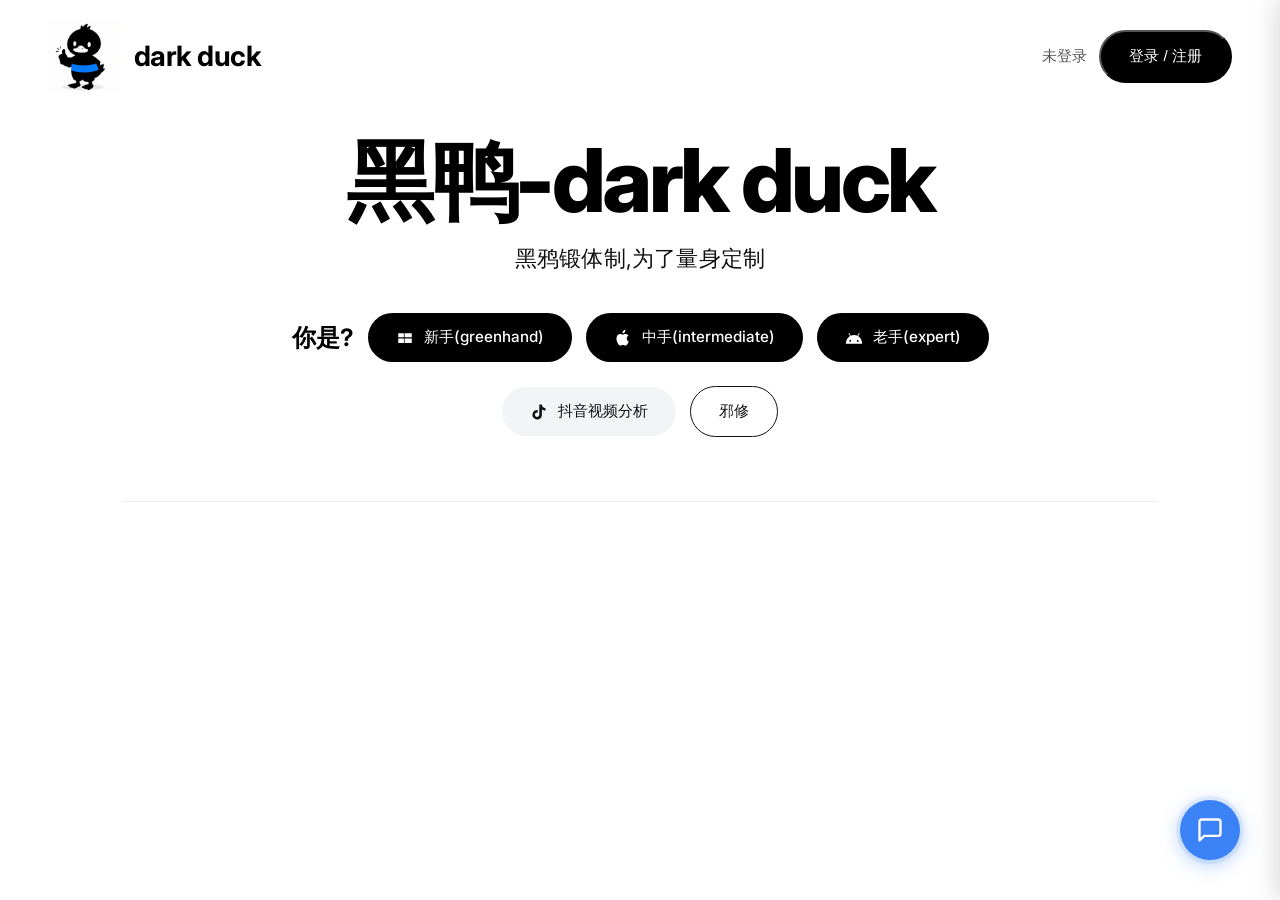
<file: index.html>
<!DOCTYPE html>
<html lang="zh-CN">
<head>
  <meta charset="UTF-8" />
  <meta name="viewport" content="width=device-width, initial-scale=1.0" />
  <title>黑鸭-dark duck</title>
  <link rel="preconnect" href="https://fonts.googleapis.com" />
  <link rel="preconnect" href="https://fonts.gstatic.com" crossorigin />
  <link href="https://fonts.googleapis.com/css2?family=Inter:wght@400;500;600;700;800&display=swap" rel="stylesheet" />
  <link rel="stylesheet" href="styles.css" />
</head>
<body>
  <header class="site-header">
    <a href="#" class="site-brand" aria-label="dark duck 首页">
      <img src="assets/12.jpg" alt="" class="site-mascot-img" width="832" height="830" />
      <span class="logo">dark duck</span>
    </a>
    <div class="auth-actions">
      <span id="auth-status">未登录</span>
      <button id="auth-open-btn" class="btn btn-primary">登录 / 注册</button>
      <button id="auth-logout-btn" class="btn btn-secondary" style="display:none">退出</button>
    </div>
  </header>

  <main>
    <section class="hero">
      <h1 class="hero-title">黑鸭-dark duck</h1>
      <p class="hero-subtitle">黑鸦锻体制,为了量身定制</p>

      <div class="cta-row">
        <div>
        <h2>你是?</h2>
        </div>
        <a href="green_hand.html" class="btn btn-primary" >
          <svg class="btn-icon" viewBox="0 0 24 24" aria-hidden="true"><path fill="currentColor" d="M3 5.5L10.5 5.5 10.5 11 3 11 3 5.5 3 5.5ZM10.5 12.5L3 12.5 3 18.5 10.5 18.5 10.5 12.5 10.5 12.5ZM11.5 5.5L21 5.5 21 11 11.5 11 11.5 5.5 11.5 5.5ZM21 12.5L11.5 12.5 11.5 18.5 21 18.5 21 12.5 21 12.5Z"/></svg>
          新手(greenhand)
        </a>
        <a href="green_hand.html" class="btn btn-primary">
          <svg class="btn-icon" viewBox="0 0 24 24" aria-hidden="true"><path fill="currentColor" d="M17.05 12.65c-.03-2.58 2.1-3.82 2.2-3.89-1.2-1.75-3.07-1.99-3.73-2.02-1.59-.16-3.1.94-3.9.94-.8 0-2.03-.92-3.34-.89-1.72.03-3.3 1-4.18 2.54-1.78 3.09-.46 7.66 1.28 10.17.85 1.23 1.86 2.61 3.19 2.56 1.28-.05 1.76-.83 3.3-.83 1.54 0 1.97.83 3.31.8 1.37-.02 2.24-1.25 3.08-2.49.97-1.42 1.37-2.8 1.39-2.87-.03-.01-2.67-1.02-2.7-4.06zM14.3 4.2c.7-.85 1.17-2.03 1.04-3.2-1 .04-2.21.67-2.93 1.51-.65.75-1.22 1.95-1.07 3.1 1.13.09 2.28-.57 2.96-1.41z"/></svg>
          中手(intermediate)
        </a>
        <a href="green_hand.html" class="btn btn-primary">
          <svg class="btn-icon" viewBox="0 0 24 24" aria-hidden="true"><path fill="currentColor" d="M17.6 9.48l1.84-3.18c.16-.27.07-.62-.2-.78-.27-.16-.62-.07-.78.2l-1.84 3.18c-2.86-1.21-6.08-1.21-8.94 0L5.84 5.72c-.16-.27-.51-.36-.78-.2-.27.16-.36.51-.2.78L6.7 9.48C3.34 11.8 1.2 15.58 1 19.78h22c-.2-4.2-2.34-7.98-5.4-10.3zM7 17.25c-.69 0-1.25-.56-1.25-1.25s.56-1.25 1.25-1.25 1.25.56 1.25 1.25-.56 1.25-1.25 1.25zm10 0c-.69 0-1.25-.56-1.25-1.25s.56-1.25 1.25-1.25 1.25.56 1.25 1.25-.56 1.25-1.25 1.25z"/></svg>
          老手(expert)
        </a>
      </div>

      <div class="cta-row" style="margin-top: 24px">
        <a href="douyin.html" class="btn btn-secondary">
          <svg class="btn-icon" viewBox="0 0 24 24" aria-hidden="true"><path fill="currentColor" d="M19.59 6.69a4.83 4.83 0 0 1-3.77-4.25V2h-3.45v13.67a2.89 2.89 0 0 1-5.2 1.74 2.89 2.89 0 0 1 2.31-4.64 2.93 2.93 0 0 1 .88.13V9.4a6.84 6.84 0 0 0-1-.05A6.33 6.33 0 0 0 5 20.1a6.34 6.34 0 0 0 10.86-4.43v-7a8.16 8.16 0 0 0 4.77 1.52v-3.4a4.85 4.85 0 0 1-1-.1z"/></svg>
          抖音视频分析
        </a>
        <button type="button" class="btn btn-xiexiu" id="xiexiu-open-btn">邪修</button>
      </div>
    </section>

    <section class="workspace-showcase" aria-label="健身场景展示">
      <div class="workspace-grid">
        <div class="workspace-video-card">
          <video class="workspace-video" src="videos/1.mp4" autoplay loop muted playsinline preload="auto" aria-label="健身动作演示 1"></video>
        </div>
        <div class="workspace-video-card">
          <video class="workspace-video" src="videos/2.mp4" autoplay loop muted playsinline preload="auto" aria-label="健身动作演示 2"></video>
        </div>
        <div class="workspace-video-card">
          <video class="workspace-video" src="videos/3.mp4" autoplay loop muted playsinline preload="auto" aria-label="健身动作演示 3"></video>
        </div>
        <div class="workspace-video-card">
          <video class="workspace-video" src="videos/4.mp4" autoplay loop muted playsinline preload="auto" aria-label="健身动作演示 4"></video>
        </div>
        <div class="workspace-video-card">
          <video class="workspace-video" src="videos/5.mp4" autoplay loop muted playsinline preload="auto" aria-label="健身动作演示 5"></video>
        </div>
        <div class="workspace-video-card">
          <video class="workspace-video" src="videos/6.mp4" autoplay loop muted playsinline preload="auto" aria-label="健身动作演示 6"></video>
        </div>
      </div>
    </section>
  </main>

  <div class="auth-modal" id="auth-modal" aria-hidden="true">
    <div class="auth-card" role="dialog" aria-modal="true" aria-labelledby="auth-title">
      <button type="button" class="auth-close" id="auth-close-btn" aria-label="关闭">×</button>
      <div class="auth-tabs">
        <button type="button" class="auth-tab active" id="auth-tab-login">登录</button>
        <button type="button" class="auth-tab" id="auth-tab-register">注册</button>
      </div>
      <div class="auth-body">
        <div class="auth-message" id="auth-message"></div>
        <form id="login-form" class="auth-form active">
          <label>用户名</label>
          <input type="text" id="login-username" required placeholder="请输入用户名" />
          <label>密码</label>
          <input type="password" id="login-password" required placeholder="请输入密码" />
          <button type="submit" class="btn btn-primary">登录</button>
        </form>
        <form id="register-form" class="auth-form">
          <label>昵称</label>
          <input type="text" id="register-username" required placeholder="请输入昵称" />
          <label>身高</label>
          <input type="number" id="register-height" required placeholder="请输入身高" />
          <label>体重</label>
          <input type="number" id="register-weight" required placeholder="请输入体重" />
          <label>密码</label>
          <input type="password" id="register-password" required placeholder="请输入密码" />
          <button type="submit" class="btn btn-primary">注册</button>
        </form>
      </div>
    </div>
  </div>

  <div class="xiexiu-overlay" id="xiexiu-overlay" aria-hidden="true">
    <div class="xiexiu-screen" role="dialog" aria-modal="true" aria-label="邪修">
      <img
        id="xiexiu-quote-img"
        src="assets/xiexiu-quote.jpg"
        alt="我自己想的在做一件很慢很久的事"
        class="xiexiu-quote-img"
      />
      <div class="xiexiu-actions" id="xiexiu-actions" hidden>
        <button type="button" class="btn btn-secondary" id="xiexiu-back-btn">返回主界面</button>
        <button type="button" class="btn btn-primary" id="xiexiu-continue-btn">执意邪修</button>
      </div>
      <div class="xiexiu-risk" id="xiexiu-risk" hidden>
        <div class="xiexiu-risk-card">
          <h2 class="xiexiu-risk-title">风险提示</h2>
          <div class="xiexiu-risk-body">
            <p class="xiexiu-risk-lead">在继续「邪修」训练前，请仔细阅读以下说明：</p>
            <ul class="xiexiu-risk-list">
              <li>本路径中的训练建议依据运动生理学、力量训练与恢复相关研究整理，<strong>符合主流科学依据</strong>，有助于提高训练刺激与肌肉适应效率。</li>
              <li>在严格执行的前提下，<strong>可能在较短时间内感受到肌肉力量与围度的提升</strong>。</li>
              <li>但邪修方案往往强度与密度较高，<strong>不建议长期持续执行</strong>，否则可能增加过度训练、关节劳损与恢复不足等风险。</li>
              <li>如有基础疾病、旧伤或感到明显不适，请先咨询医生或专业教练，并优先选择常规训练路径。</li>
            </ul>
            <p class="xiexiu-risk-note">请根据自身情况理性跟练，量力而行。</p>
          </div>
          <div class="xiexiu-risk-actions">
            <button type="button" class="btn btn-secondary" id="xiexiu-risk-back-btn">返回</button>
            <button type="button" class="btn btn-primary" id="xiexiu-risk-confirm-btn">我已知晓，继续邪修</button>
          </div>
        </div>
      </div>
    </div>
  </div>

  <script src="joining.js"></script>
  <script src="xiexiu.js"></script>

  <script src="ai_chat_widget.js"></script>
<script>
  AIChatWidget.init({
    apiKey: '56982804a0c240ec85082e5e8d148d3d.7qUhn1d74wth7GAB',   // 必填
    model: 'glm-4-plus',                // 可选
    temperature: 1,                  // 可选
    systemMessage: '你是一个健身教练,需要对用户的问题作出专业解答但要易于理解。'  // 可选系统提示
  });
</script>
</body>
</html>
</file>
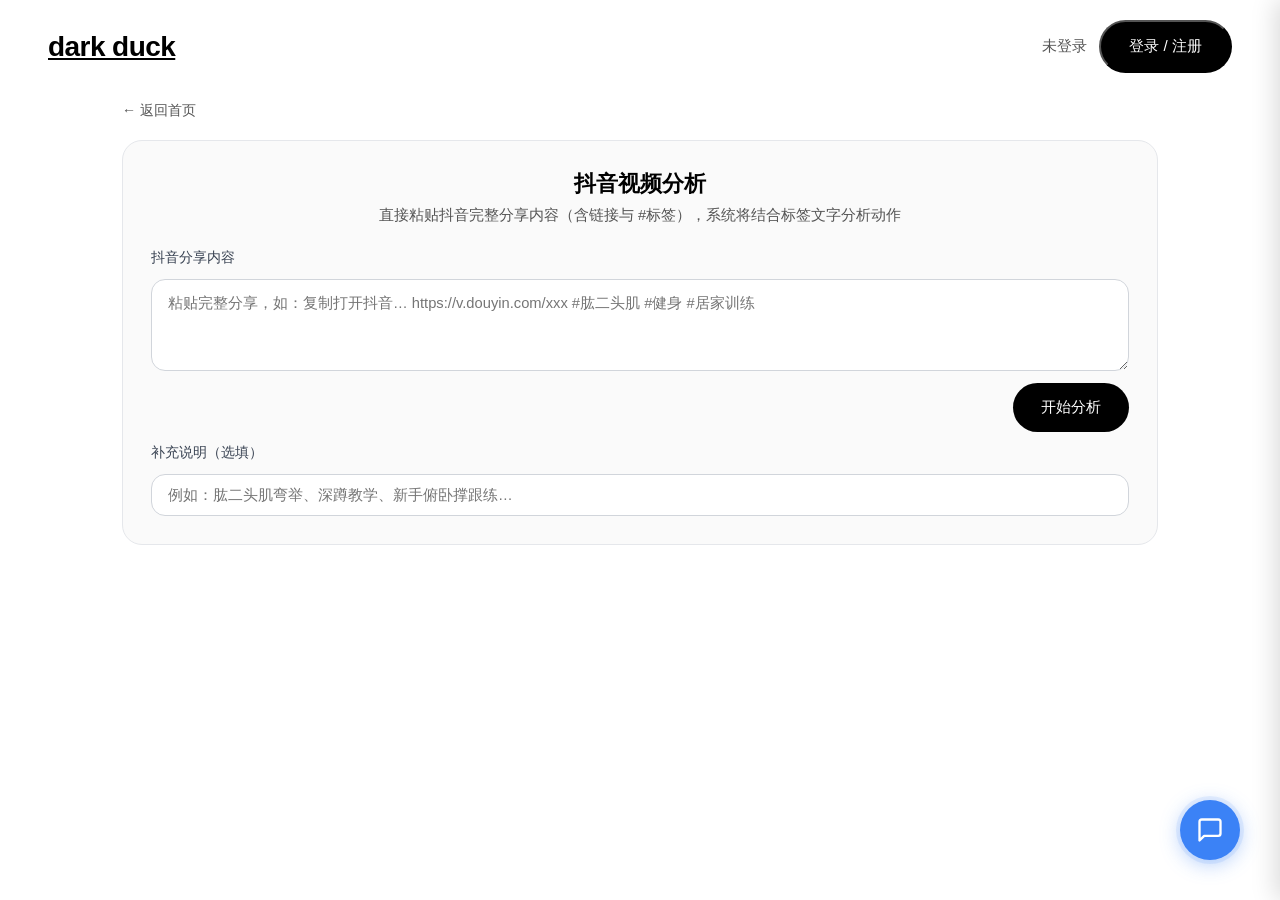
<file: douyin.html>
<!DOCTYPE html>
<html lang="zh-CN">
<head>
  <meta charset="UTF-8" />
  <meta name="viewport" content="width=device-width, initial-scale=1.0" />
  <title>抖音视频分析 · 黑鸭 dark duck</title>
  <link rel="stylesheet" href="styles.css" />
</head>
<body>
  <header class="site-header">
    <a href="index.html" class="logo">dark duck</a>
    <div class="auth-actions">
      <span id="auth-status">未登录</span>
      <button id="auth-open-btn" class="btn btn-primary">登录 / 注册</button>
      <button id="auth-logout-btn" class="btn btn-secondary" style="display:none">退出</button>
    </div>
  </header>

  <main>
    <section class="douyin-section douyin-section--page">
      <a href="index.html" class="page-back">← 返回首页</a>

      <div class="douyin-card">
        <div class="douyin-header">
          <h1 class="douyin-title">抖音视频分析</h1>
          <p class="douyin-desc">直接粘贴抖音完整分享内容（含链接与 #标签），系统将结合标签文字分析动作</p>
        </div>

        <form id="douyin-form" class="douyin-form">
          <label class="douyin-label" for="douyin-url">抖音分享内容</label>
          <textarea
            id="douyin-url"
            class="douyin-input douyin-textarea"
            rows="3"
            placeholder="粘贴完整分享，如：复制打开抖音… https://v.douyin.com/xxx #肱二头肌 #健身 #居家训练"
            required
          ></textarea>
          <div class="douyin-input-row douyin-input-row--end">
            <button type="submit" class="btn btn-primary" id="douyin-analyze-btn">开始分析</button>
          </div>
          <label class="douyin-label" for="douyin-hint">补充说明（选填）</label>
          <input
            type="text"
            id="douyin-hint"
            class="douyin-input"
            placeholder="例如：肱二头肌弯举、深蹲教学、新手俯卧撑跟练…"
          />
          <p id="douyin-status" class="douyin-status" hidden></p>
        </form>

        <div id="douyin-result" class="douyin-result" hidden>
          <div class="douyin-result-head">
            <span class="douyin-result-badge">分析结果</span>
            <h3 id="result-action">—</h3>
            <p id="result-summary" class="douyin-result-summary"></p>
            <p id="result-tags" class="douyin-result-tags" hidden></p>
            <p class="douyin-result-meta">视频 ID：<span id="result-video-id">—</span> · <a id="result-source-link" href="#" target="_blank" rel="noopener">查看原视频链接</a></p>
          </div>
          <div class="douyin-result-grid">
            <div class="douyin-result-block">
              <h4>技术要点</h4>
              <ul id="result-points"></ul>
            </div>
            <div class="douyin-result-block">
              <h4>常见错误</h4>
              <ul id="result-mistakes"></ul>
            </div>
          </div>
          <div class="douyin-result-block douyin-result-block--full">
            <h4>推荐训练方案</h4>
            <p id="result-plan"></p>
          </div>
          <div class="douyin-result-block douyin-result-block--full douyin-result-personal">
            <h4>个性化建议</h4>
            <p id="result-personal"></p>
          </div>
        </div>
      </div>
    </section>
  </main>

  <div class="auth-modal" id="auth-modal" aria-hidden="true">
    <div class="auth-card" role="dialog" aria-modal="true" aria-labelledby="auth-title">
      <button type="button" class="auth-close" id="auth-close-btn" aria-label="关闭">×</button>
      <div class="auth-tabs">
        <button type="button" class="auth-tab active" id="auth-tab-login">登录</button>
        <button type="button" class="auth-tab" id="auth-tab-register">注册</button>
      </div>
      <div class="auth-body">
        <div class="auth-message" id="auth-message"></div>
        <form id="login-form" class="auth-form active">
          <label>用户名</label>
          <input type="text" id="login-username" required placeholder="请输入用户名" />
          <label>密码</label>
          <input type="password" id="login-password" required placeholder="请输入密码" />
          <button type="submit" class="btn btn-primary">登录</button>
        </form>
        <form id="register-form" class="auth-form">
          <label>昵称</label>
          <input type="text" id="register-username" required placeholder="请输入昵称" />
          <label>身高</label>
          <input type="number" id="register-height" required placeholder="请输入身高" />
          <label>体重</label>
          <input type="number" id="register-weight" required placeholder="请输入体重" />
          <label>密码</label>
          <input type="password" id="register-password" required placeholder="请输入密码" />
          <button type="submit" class="btn btn-primary">注册</button>
        </form>
      </div>
    </div>
  </div>

  <script src="joining.js"></script>
  <script>
    window.DOUYIN_AI_API_KEY = '56982804a0c240ec85082e5e8d148d3d.7qUhn1d74wth7GAB';
    window.DOUYIN_AI_MODEL = 'glm-4-plus'; // 可选，默认即 glm-5.1
  </script>
  <script src="douyin_analyzer.js"></script>


  <script src="ai_chat_widget.js"></script>
  <script>
    AIChatWidget.init({
      apiKey: '56982804a0c240ec85082e5e8d148d3d.7qUhn1d74wth7GAB',   // 必填
      model: 'glm-4-plus',                // 可选
      temperature: 1,                  // 可选
      systemMessage: '你是一个健身教练,需要对用户的问题作出专业解答但要易于理解。'  // 可选系统提示
    });
  </script>
</body>
</html>
</file>
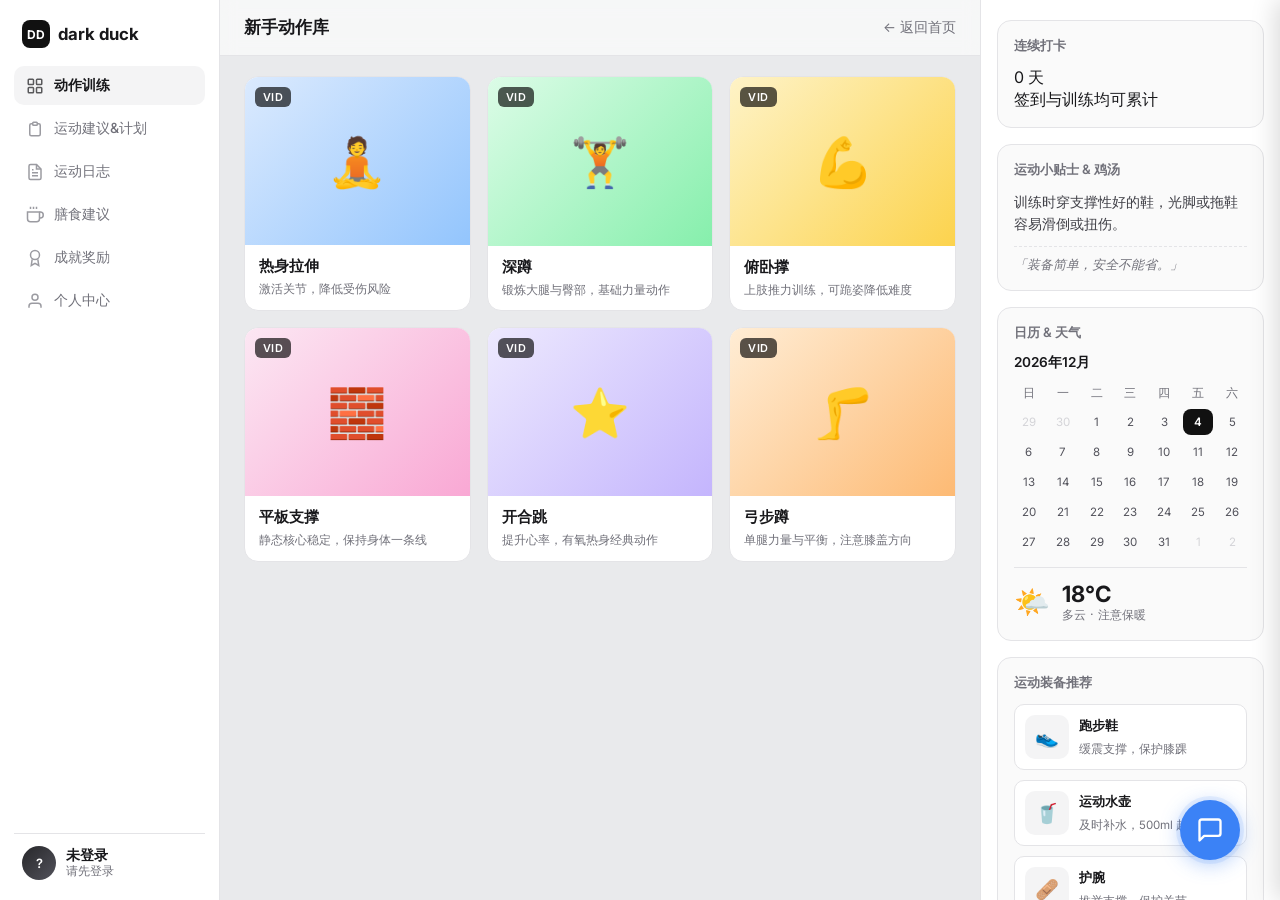
<file: green_hand.html>
<!DOCTYPE html>
<html lang="zh-CN">
<head>
  <meta charset="UTF-8" />
  <meta name="viewport" content="width=device-width, initial-scale=1.0" />
  <title>新手锻体 · 黑鸭 dark duck</title>
  <link rel="preconnect" href="https://fonts.googleapis.com" />
  <link rel="preconnect" href="https://fonts.gstatic.com" crossorigin />
  <link href="https://fonts.googleapis.com/css2?family=Inter:wght@400;500;600;700&display=swap" rel="stylesheet" />
  <link rel="stylesheet" href="green_hand.css" />
  <link rel="stylesheet" href="pose_tracker.css" />
</head>
<body class="gh-body">
  <div class="gh-app">
    <!-- 侧边栏 -->
    <aside class="gh-sidebar">
      <a href="index.html" class="gh-brand">
        <span class="gh-brand-mark">DD</span>
        dark duck
      </a>

      <nav class="gh-nav" aria-label="功能导航">
        <button type="button" class="gh-nav-item active" data-view="exercises">
          <svg class="gh-nav-icon" viewBox="0 0 24 24" fill="none" stroke="currentColor" stroke-width="2"><rect x="3" y="3" width="7" height="7" rx="1"/><rect x="14" y="3" width="7" height="7" rx="1"/><rect x="3" y="14" width="7" height="7" rx="1"/><rect x="14" y="14" width="7" height="7" rx="1"/></svg>
          动作训练
        </button>
        <button type="button" class="gh-nav-item" data-view="plan">
          <svg class="gh-nav-icon" viewBox="0 0 24 24" fill="none" stroke="currentColor" stroke-width="2"><path d="M9 5H7a2 2 0 0 0-2 2v12a2 2 0 0 0 2 2h10a2 2 0 0 0 2-2V7a2 2 0 0 0-2-2h-2"/><rect x="9" y="3" width="6" height="4" rx="1"/></svg>
          运动建议&amp;计划
        </button>
        <button type="button" class="gh-nav-item" data-view="log">
          <svg class="gh-nav-icon" viewBox="0 0 24 24" fill="none" stroke="currentColor" stroke-width="2"><path d="M14 2H6a2 2 0 0 0-2 2v16a2 2 0 0 0 2 2h12a2 2 0 0 0 2-2V8z"/><path d="M14 2v6h6M16 13H8M16 17H8M10 9H8"/></svg>
          运动日志
        </button>
        <button type="button" class="gh-nav-item" data-view="diet">
          <svg class="gh-nav-icon" viewBox="0 0 24 24" fill="none" stroke="currentColor" stroke-width="2"><path d="M18 8h1a4 4 0 0 1 0 8h-1"/><path d="M2 8h16v9a4 4 0 0 1-4 4H6a4 4 0 0 1-4-4V8z"/><line x1="6" y1="1" x2="6" y2="4"/><line x1="10" y1="1" x2="10" y2="4"/><line x1="14" y1="1" x2="14" y2="4"/></svg>
          膳食建议
        </button>
        <button type="button" class="gh-nav-item" data-view="rewards">
          <svg class="gh-nav-icon" viewBox="0 0 24 24" fill="none" stroke="currentColor" stroke-width="2"><circle cx="12" cy="8" r="6"/><path d="M8.21 13.89L7 22l5-3 5 3-1.21-8.11"/></svg>
          成就奖励
        </button>
        <button type="button" class="gh-nav-item" data-view="profile">
          <svg class="gh-nav-icon" viewBox="0 0 24 24" fill="none" stroke="currentColor" stroke-width="2"><path d="M20 21v-2a4 4 0 0 0-4-4H8a4 4 0 0 0-4 4v2"/><circle cx="12" cy="7" r="4"/></svg>
          个人中心
        </button>
      </nav>

      <div class="gh-user">
        <div class="gh-avatar" id="user-avatar">?</div>
        <div>
          <div class="gh-user-name" id="user-name">未登录</div>
          <div class="gh-user-meta" id="user-meta">请先登录</div>
        </div>
      </div>
    </aside>

    <!-- 主内容区 -->
    <div class="gh-center">
      <header class="gh-topbar">
        <h1 id="page-title">新手动作库</h1>
        <a href="index.html" class="gh-back-home">← 返回首页</a>
      </header>

      <main class="gh-main">
        <!-- 动作训练：六个模块 -->
        <section class="gh-panel-view active" data-view="exercises">
          <div class="gh-exercise-grid" id="exercise-grid"></div>
        </section>

        <!-- 运动建议 & 计划 -->
        <section class="gh-panel-view" data-view="plan">
          <div class="gh-content-card">
            <h2>本周新手计划（3 天）</h2>
            <div class="gh-plan-day gh-plan-day--action">
              <div><strong>周一</strong><span>热身 5 分钟 → 深蹲 3×12 → 俯卧撑 3×10 → 拉伸 5 分钟</span></div>
              <button type="button" class="gh-plan-done-btn" data-plan-day="mon">完成今日</button>
            </div>
            <div class="gh-plan-day gh-plan-day--action">
              <div><strong>周三</strong><span>热身 5 分钟 → 弓步蹲 3×10 → 平板支撑 3×30 秒 → 开合跳 3×20</span></div>
              <button type="button" class="gh-plan-done-btn" data-plan-day="wed">完成今日</button>
            </div>
            <div class="gh-plan-day gh-plan-day--action">
              <div><strong>周五</strong><span>复习全部动作，每组减 2 次，注重动作质量</span></div>
              <button type="button" class="gh-plan-done-btn" data-plan-day="fri">完成今日</button>
            </div>
          </div>
          <div class="gh-content-card">
            <h2>运动建议</h2>
            <ul>
              <li>每次训练前完成 5 分钟动态热身，结束后静态拉伸。</li>
              <li>感到关节疼痛而非肌肉酸胀时，应停止并休息。</li>
              <li>保证睡眠 7 小时以上，肌肉在休息时生长。</li>
              <li>循序渐进：每周总训练量增幅不超过 10%。</li>
            </ul>
          </div>
        </section>

        <!-- 运动日志 -->
        <section class="gh-panel-view" data-view="log">
          <div class="gh-content-card">
            <h2>记录今日训练</h2>
            <form class="gh-log-form" id="log-form">
              <select id="log-type">
                <option value="力量">力量训练</option>
                <option value="有氧">有氧训练</option>
                <option value="拉伸">拉伸恢复</option>
              </select>
              <textarea id="log-note" placeholder="例如：完成深蹲 3 组，最后一组有点吃力…" required></textarea>
              <button type="submit" class="gh-btn">保存日志</button>
            </form>
            <div class="gh-log-list" id="log-list"></div>
          </div>
        </section>

        <!-- 膳食建议 -->
        <section class="gh-panel-view" data-view="diet">
          <div class="gh-content-card">
            <h2>新手饮食原则</h2>
            <ul>
              <li>每餐包含优质蛋白（鸡蛋、鸡胸肉、豆腐）+ 复合碳水（燕麦、糙米）+ 蔬菜。</li>
              <li>训练前 1–2 小时少量碳水；训练后 30 分钟内补充蛋白。</li>
              <li>每日饮水 ≥ 2000ml，运动日适当增加。</li>
            </ul>
          </div>
          <div class="gh-content-card">
            <h2>参考一日食谱</h2>
            <div class="gh-plan-day"><strong>早餐</strong><span>燕麦粥 + 水煮蛋 2 个 + 香蕉半根</span></div>
            <div class="gh-plan-day"><strong>午餐</strong><span>糙米饭 + 清炒西兰花 + 鸡胸肉 150g</span></div>
            <div class="gh-plan-day"><strong>晚餐</strong><span>红薯 + 豆腐汤 + 混合沙拉</span></div>
            <div class="gh-plan-day"><strong>加餐</strong><span>希腊酸奶 / 坚果一小把（训练后）</span></div>
          </div>
          <div class="gh-content-card">
            <h2>饮食打卡</h2>
            <p class="gh-diet-checkin-desc">记录今日是否按原则进食，累计打卡可解锁膳食徽章与合成碎片。</p>
            <button type="button" class="gh-btn" id="diet-checkin-btn">今日饮食打卡</button>
            <p class="gh-diet-checkin-status" id="diet-checkin-status"></p>
          </div>
        </section>

        <!-- 成就奖励 -->
        <section class="gh-panel-view" data-view="rewards">
          <div class="gh-reward-summary" id="reward-summary"></div>
          <div class="gh-content-card">
            <div class="gh-reward-head">
              <h2>每日打卡</h2>
              <button type="button" class="gh-btn" id="daily-checkin-btn">今日签到</button>
            </div>
            <p class="gh-reward-hint" id="daily-checkin-status"></p>
          </div>
          <div class="gh-content-card">
            <h2>碎片背包</h2>
            <div class="gh-fragment-grid" id="fragment-grid"></div>
          </div>
          <div class="gh-content-card">
            <h2>徽章图鉴</h2>
            <div class="gh-badge-grid" id="badge-grid"></div>
          </div>
          <div class="gh-content-card">
            <h2>徽章合成</h2>
            <p class="gh-reward-hint">收集碎片后可合成更高阶黑鸭徽章，每种合成徽章仅可获得一次。</p>
            <div class="gh-synth-list" id="synth-list"></div>
          </div>
        </section>

        <!-- 个人中心 -->
        <section class="gh-panel-view" data-view="profile">
          <div class="gh-content-card">
            <h2>身体数据</h2>
            <div class="gh-profile-grid">
              <div class="gh-stat"><span>昵称</span><strong id="profile-name">—</strong></div>
              <div class="gh-stat"><span>BMI 指数</span><strong id="profile-bmi">—</strong></div>
            </div>
            <form class="gh-log-form gh-profile-form" id="profile-form">
              <label for="profile-height-input">身高 (cm)</label>
              <input type="number" id="profile-height-input" min="50" max="250" step="0.1" placeholder="例如 170" required disabled />
              <label for="profile-weight-input">体重 (kg)</label>
              <input type="number" id="profile-weight-input" min="20" max="300" step="0.1" placeholder="例如 65" required disabled />
              <p id="profile-message" class="gh-profile-message" hidden></p>
              <button type="submit" class="gh-btn" id="profile-save-btn" disabled>保存修改</button>
            </form>
            <p class="gh-profile-hint" id="profile-hint">请先在首页登录后再修改身体数据。</p>
          </div>
        </section>
      </main>
    </div>

    <!-- 右侧栏 -->
    <aside class="gh-rail">
      <div class="gh-widget" id="reward-streak-widget">
        <div class="gh-widget-title">连续打卡</div>
        <div class="gh-streak-display">
          <span class="gh-streak-num" id="rail-streak">0</span>
          <span class="gh-streak-unit">天</span>
        </div>
        <p class="gh-streak-meta" id="rail-streak-meta">签到与训练均可累计</p>
      </div>

      <div class="gh-widget">
        <div class="gh-widget-title">运动小贴士 &amp; 鸡汤</div>
        <p class="gh-tip" id="daily-tip"></p>
        <p class="gh-tip-quote" id="daily-quote"></p>
      </div>

      <div class="gh-widget">
        <div class="gh-widget-title">日历 &amp; 天气</div>
        <div class="gh-calendar-header">
          <span id="calendar-month"></span>
        </div>
        <div class="gh-calendar-grid" id="calendar-grid"></div>
        <div class="gh-weather">
          <span class="gh-weather-icon" id="weather-icon">☀️</span>
          <div>
            <div class="gh-weather-temp" id="weather-temp">24°C</div>
            <div class="gh-weather-desc" id="weather-desc">加载中…</div>
          </div>
        </div>
      </div>

      <div class="gh-widget">
        <div class="gh-widget-title">运动装备推荐</div>
        <div class="gh-gear-list" id="gear-list"></div>
      </div>
    </aside>
  </div>

  <!-- 推荐视频卡片 -->
  <div class="gh-modal" id="video-modal" aria-hidden="true" role="dialog" aria-labelledby="modal-title">
    <div class="gh-modal-card">
      <div class="gh-modal-header">
        <h2 id="modal-title">推荐视频</h2>
        <button type="button" class="gh-modal-close" id="modal-close" aria-label="关闭">×</button>
      </div>
      <div class="gh-modal-video">
        <video id="modal-video" title="推荐训练视频" controls playsinline></video>
      </div>
      <div id="modal-pose-root"></div>
      <div class="gh-modal-body">
        <p id="modal-desc"></p>
        <div class="gh-modal-tags" id="modal-tags"></div>
      </div>
    </div>
  </div>

  <script src="pose_tracker.js"></script>
  <script src="rewards.js"></script>
  <script src="green_hand.js"></script>

  <script src="ai_chat_widget.js"></script>
<script>
  AIChatWidget.init({
    apiKey: '56982804a0c240ec85082e5e8d148d3d.7qUhn1d74wth7GAB',   // 必填
    model: 'glm-4-plus',                // 可选
    temperature: 1,                  // 可选
    systemMessage: '你是一个健身教练,需要对用户的问题作出专业解答但要易于理解。'  // 可选系统提示
  });
</script>
</body>
</html>
</file>
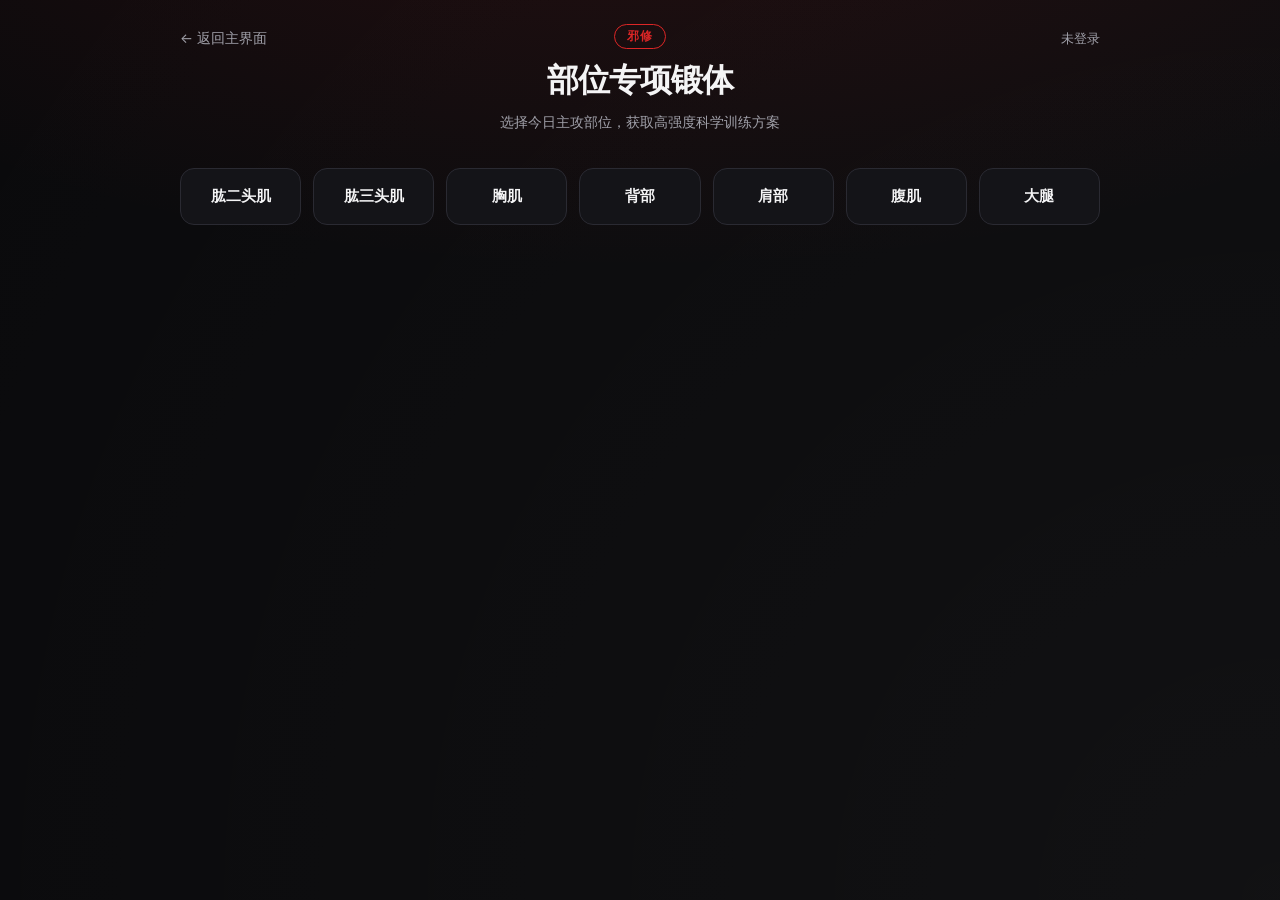
<file: xiexiu.html>
<!DOCTYPE html>
<html lang="zh-CN">
<head>
  <meta charset="UTF-8" />
  <meta name="viewport" content="width=device-width, initial-scale=1.0" />
  <title>邪修锻体 · 黑鸭 dark duck</title>
  <link rel="preconnect" href="https://fonts.googleapis.com" />
  <link rel="preconnect" href="https://fonts.gstatic.com" crossorigin />
  <link href="https://fonts.googleapis.com/css2?family=Inter:wght@400;500;600;700;800&display=swap" rel="stylesheet" />
  <link rel="stylesheet" href="xiexiu_page.css" />
  <link rel="stylesheet" href="pose_tracker.css" />
</head>
<body class="xx-body">
  <div class="xx-app">
    <header class="xx-header">
      <a href="index.html" class="xx-back">← 返回主界面</a>
      <div class="xx-header-center">
        <span class="xx-badge">邪修</span>
        <h1 class="xx-title">部位专项锻体</h1>
        <p class="xx-subtitle">选择今日主攻部位，获取高强度科学训练方案</p>
      </div>
      <div class="xx-user" id="xx-user">未登录</div>
    </header>

    <main class="xx-main">
      <section class="xx-picker" aria-label="选择锻炼部位">
        <div class="xx-part-grid" id="xx-part-grid"></div>
      </section>

      <section class="xx-detail" id="xx-detail" hidden aria-live="polite">
        <div class="xx-detail-head">
          <h2 id="xx-detail-title">—</h2>
          <p id="xx-detail-summary" class="xx-detail-summary"></p>
        </div>
        <div class="xx-media" id="xx-detail-media">
          <div class="xx-video-wrap">
            <video
              id="xx-detail-video"
              class="xx-detail-video"
              controls
              loop
              muted
              playsinline
              preload="metadata"
            ></video>
            <div class="xx-video-placeholder" id="xx-video-placeholder" hidden>
              <span class="xx-placeholder-icon">▶</span>
              <p>暂无本地演示视频</p>
              <span class="xx-placeholder-hint">请通过下方 B 站链接跟练</span>
            </div>
          </div>
          <a id="xx-detail-link" class="xx-bili-link" href="#" target="_blank" rel="noopener noreferrer">
            在 B 站观看教学视频
          </a>
          <div id="xx-pose-root"></div>
        </div>
        <div class="xx-detail-grid">
          <div class="xx-card">
            <h3>邪修训练方案</h3>
            <p id="xx-detail-plan" class="xx-plan"></p>
          </div>
          <div class="xx-card">
            <h3>推荐动作</h3>
            <ul id="xx-detail-moves" class="xx-moves"></ul>
          </div>
          <div class="xx-card xx-card--wide">
            <h3>技术要点</h3>
            <ul id="xx-detail-points" class="xx-points"></ul>
          </div>
          <div class="xx-card xx-card--wide">
            <h3>科学依据</h3>
            <p id="xx-detail-science" class="xx-science"></p>
          </div>
        </div>
        <p class="xx-detail-warn">邪修方案强度较高，单次训练后该部位至少休息 48 小时，不建议长期连续使用。</p>
        <div class="xx-complete-row">
          <button type="button" class="xx-complete-btn" id="xx-complete-btn" hidden>完成本部位邪修</button>
          <span class="xx-complete-done" id="xx-complete-done" hidden>本部位已完成 ✓</span>
        </div>
      </section>
    </main>
  </div>

  <script src="pose_tracker.js"></script>
  <script src="rewards.js"></script>
  <script src="xiexiu_page.js"></script>
</body>
</html>
</file>
<file: styles.css>
*,
*::before,
*::after {
  box-sizing: border-box;
  margin: 0;
  padding: 0;
}

:root {
  --bg: #ffffff;
  --text: #000000;
  --btn-primary: #000000;
  --btn-muted: #c8c8c8;
  --btn-muted-text: #ffffff;
  --max-width: 1100px;
}

html {
  -webkit-font-smoothing: antialiased;
  -moz-osx-font-smoothing: grayscale;
}

body {
  font-family: "Inter", -apple-system, BlinkMacSystemFont, "Segoe UI", Roboto,
    "Helvetica Neue", Arial, sans-serif;
  background: var(--bg);
  color: var(--text);
  min-height: 100vh;
}

.site-header {
  padding: 20px 48px;
  display: flex;
  justify-content: space-between;
  align-items: center;
  gap: 16px;
}

.site-brand {
  display: flex;
  align-items: center;
  gap: 14px;
  flex-shrink: 0;
  text-decoration: none;
  color: inherit;
}

.site-mascot-img {
  display: block;
  width: 72px;
  height: 72px;
  object-fit: contain;
  flex-shrink: 0;
}

.logo {
  font-size: 1.75rem;
  font-weight: 700;
  color: var(--text);
  letter-spacing: -0.02em;
}

.auth-actions {
  display: flex;
  align-items: center;
  gap: 12px;
}

.auth-actions #auth-status {
  font-size: 0.95rem;
  color: #555;
}

.btn-secondary {
  background: #f3f4f6;
  color: #111;
}

.btn-secondary:hover {
  transform: translateY(-1px);
  box-shadow: 0 6px 20px rgba(0, 0, 0, 0.12);
}

main {
  max-width: var(--max-width);
  margin: 0 auto;
  padding: 0 32px 80px;
}

.hero {
  text-align: center;
  padding: 24px 0 56px;
}

.hero-title {
  font-size: clamp(3rem, 8vw, 5.5rem);
  font-weight: 800;
  letter-spacing: -0.04em;
  line-height: 1;
  margin-bottom: 20px;
}

.hero-subtitle {
  font-size: clamp(1rem, 2.5vw, 1.35rem);
  font-weight: 400;
  color: #111;
  margin-bottom: 40px;
  letter-spacing: 0.01em;
}

.cta-row {
  display: flex;
  flex-wrap: wrap;
  justify-content: center;
  align-items: center;
  gap: 14px;
}

.btn {
  display: inline-flex;
  align-items: center;
  gap: 10px;
  padding: 14px 28px;
  border-radius: 999px;
  font-size: 0.95rem;
  font-weight: 500;
  text-decoration: none;
  transition: transform 0.15s ease, opacity 0.15s ease, box-shadow 0.15s ease;
  white-space: nowrap;
}

.btn-icon {
  width: 18px;
  height: 18px;
  flex-shrink: 0;
}

.btn-primary {
  background: var(--btn-primary);
  color: #fff;
}

.btn-primary:hover {
  transform: translateY(-1px);
  box-shadow: 0 6px 20px rgba(0, 0, 0, 0.18);
}

.btn-xiexiu {
  border: 1px solid #111;
  background: #fff;
  color: #111;
  cursor: pointer;
  font-family: inherit;
}

.btn-xiexiu:hover {
  background: #111;
  color: #fff;
  transform: translateY(-1px);
  box-shadow: 0 6px 20px rgba(0, 0, 0, 0.18);
}

.xiexiu-overlay {
  position: fixed;
  inset: 0;
  z-index: 11000;
  display: none;
  background: #000;
}

.xiexiu-overlay.active {
  display: block;
}

.xiexiu-screen {
  position: relative;
  width: 100%;
  height: 100%;
  display: flex;
  flex-direction: column;
  align-items: center;
  justify-content: center;
  padding: 24px;
}

.xiexiu-quote-img {
  max-width: min(92vw, 720px);
  max-height: calc(100vh - 120px);
  width: auto;
  height: auto;
  object-fit: contain;
}

.xiexiu-actions {
  position: absolute;
  left: 50%;
  bottom: 48px;
  transform: translateX(-50%) translateY(12px);
  display: flex;
  flex-wrap: wrap;
  justify-content: center;
  gap: 14px;
  opacity: 0;
  transition: opacity 0.5s ease, transform 0.5s ease;
}

.xiexiu-actions.visible {
  opacity: 1;
  transform: translateX(-50%) translateY(0);
}

.xiexiu-actions .btn {
  cursor: pointer;
  border: none;
}

.xiexiu-risk {
  width: min(92vw, 560px);
  max-height: calc(100vh - 48px);
  overflow-y: auto;
  opacity: 0;
  transform: translateY(12px);
  transition: opacity 0.45s ease, transform 0.45s ease;
}

.xiexiu-risk.visible {
  opacity: 1;
  transform: translateY(0);
}

.xiexiu-risk-card {
  background: #fff;
  color: #111;
  border-radius: 16px;
  padding: 28px 24px 24px;
  box-shadow: 0 20px 60px rgba(0, 0, 0, 0.35);
}

.xiexiu-risk-title {
  font-size: 1.35rem;
  font-weight: 700;
  margin-bottom: 16px;
  letter-spacing: -0.02em;
}

.xiexiu-risk-lead {
  font-size: 0.92rem;
  line-height: 1.6;
  margin-bottom: 12px;
  color: #333;
}

.xiexiu-risk-list {
  padding-left: 1.2em;
  margin-bottom: 14px;
}

.xiexiu-risk-list li {
  font-size: 0.88rem;
  line-height: 1.65;
  color: #444;
  margin-bottom: 10px;
}

.xiexiu-risk-list li:last-child {
  margin-bottom: 0;
}

.xiexiu-risk-note {
  font-size: 0.82rem;
  color: #666;
  padding-top: 12px;
  border-top: 1px solid #eee;
}

.xiexiu-risk-actions {
  display: flex;
  flex-wrap: wrap;
  justify-content: center;
  gap: 12px;
  margin-top: 20px;
}

.xiexiu-risk-actions .btn {
  cursor: pointer;
  border: none;
}

body.xiexiu-open {
  overflow: hidden;
}

.btn-muted {
  background: var(--btn-muted);
  color: var(--btn-muted-text);
  cursor: not-allowed;
  pointer-events: none;
}

.workspace-showcase {
  margin-top: 8px;
  padding-top: 32px;
  border-top: 1px solid #eee;
}

.workspace-showcase-title {
  text-align: center;
  font-size: clamp(1rem, 2.5vw, 1.25rem);
  font-weight: 700;
  letter-spacing: -0.02em;
  margin-bottom: 16px;
}

.workspace-grid {
  display: grid;
  grid-template-columns: repeat(6, 1fr);
  gap: 28px;
  max-width: 100%;
  width: 100%;
  margin: 0 auto;
}

.workspace-video-card {
  aspect-ratio: 9 / 16;
  border-radius: 12px;
  overflow: hidden;
  background: transparent;
  border: none;
  box-shadow: none;
}

.workspace-video {
  display: block;
  width: 100%;
  height: 100%;
  object-fit: cover;
  border: none;
  outline: none;
  vertical-align: top;
}

@media (max-width: 560px) {
  .site-header {
    padding: 16px 24px;
    flex-direction: column;
    align-items: flex-start;
  }

  .site-mascot-img {
    width: 56px;
    height: 56px;
  }

  .logo {
    font-size: 1.4rem;
  }

  .auth-actions {
    width: 100%;
    justify-content: flex-end;
  }

  main {
    padding: 0 20px 48px;
  }

  .cta-row {
    flex-direction: column;
    width: 100%;
  }

  .btn {
    width: 100%;
    max-width: 280px;
    justify-content: center;
  }

  .workspace-showcase {
    padding-top: 24px;
    overflow-x: auto;
    -webkit-overflow-scrolling: touch;
  }

  .workspace-grid {
    grid-template-columns: repeat(6, minmax(88px, 1fr));
    min-width: 560px;
    gap: 18px;
  }
}

.auth-modal {
  position: fixed;
  inset: 0;
  background: rgba(0, 0, 0, 0.45);
  display: none;
  align-items: center;
  justify-content: center;
  z-index: 10000;
}

.auth-modal.active {
  display: flex;
}

.auth-card {
  width: min(420px, calc(100% - 32px));
  background: #fff;
  border-radius: 20px;
  box-shadow: 0 24px 60px rgba(0, 0, 0, 0.16);
  padding: 24px;
  position: relative;
}

.auth-close {
  position: absolute;
  top: 16px;
  right: 16px;
  width: 36px;
  height: 36px;
  border: none;
  background: #f3f4f6;
  border-radius: 12px;
  font-size: 18px;
  cursor: pointer;
}

.auth-tabs {
  display: flex;
  gap: 8px;
  margin-bottom: 20px;
}

.auth-tab {
  flex: 1;
  padding: 12px 18px;
  border: 1px solid #e5e7eb;
  border-radius: 999px;
  background: #f9fafb;
  cursor: pointer;
  font-weight: 600;
  color: #374151;
}

.auth-tab.active {
  background: #111;
  color: white;
  border-color: transparent;
}

.auth-body {
  display: flex;
  flex-direction: column;
  gap: 16px;
}

.auth-message {
  min-height: 22px;
  font-size: 0.95rem;
  color: #dc2626;
}

.auth-form {
  display: none;
  gap: 14px;
  flex-direction: column;
}

.auth-form.active {
  display: flex;
}

.auth-form label {
  font-size: 0.95rem;
  color: #374151;
}

.auth-form input {
  width: 100%;
  padding: 12px 14px;
  border-radius: 14px;
  border: 1px solid #d1d5db;
  outline: none;
  font-size: 0.95rem;
}

.auth-form input:focus {
  border-color: #3b82f6;
  box-shadow: 0 0 0 4px rgba(59, 130, 246, 0.12);
}

.auth-form .btn {
  width: 100%;
  justify-content: center;
}

/* 抖音视频分析 */
.douyin-section {
  margin-top: 8px;
  margin-bottom: 48px;
}

.douyin-section--page {
  margin-top: 0;
  padding-top: 8px;
}

.page-back {
  display: inline-block;
  margin-bottom: 20px;
  font-size: 0.88rem;
  color: #555;
  text-decoration: none;
}

.page-back:hover {
  color: #111;
}

.douyin-card {
  border: 1px solid #e5e7eb;
  border-radius: 20px;
  padding: 28px;
  background: #fafafa;
}

.douyin-header {
  text-align: center;
  margin-bottom: 24px;
}

.douyin-title {
  font-size: 1.35rem;
  font-weight: 700;
  margin-bottom: 8px;
}

.douyin-desc {
  font-size: 0.92rem;
  color: #555;
}

.douyin-form {
  display: flex;
  flex-direction: column;
  gap: 12px;
}

.douyin-label {
  font-size: 0.85rem;
  font-weight: 500;
  color: #374151;
}

.douyin-input-row {
  display: flex;
  gap: 12px;
  flex-wrap: wrap;
}

.douyin-input {
  flex: 1;
  min-width: 200px;
  padding: 12px 16px;
  border: 1px solid #d1d5db;
  border-radius: 14px;
  font-family: inherit;
  font-size: 0.92rem;
  background: #fff;
  outline: none;
}

.douyin-input:focus {
  border-color: #111;
  box-shadow: 0 0 0 3px rgba(0, 0, 0, 0.06);
}

.douyin-input-row .btn {
  flex-shrink: 0;
  border: none;
  cursor: pointer;
}

.douyin-textarea {
  width: 100%;
  min-height: 88px;
  resize: vertical;
  line-height: 1.5;
}

.douyin-input-row--end {
  justify-content: flex-end;
}

.douyin-result-tags {
  font-size: 0.82rem;
  color: #52525b;
  margin-bottom: 8px;
  line-height: 1.6;
}

.douyin-result-tags .douyin-tag-chip {
  display: inline-block;
  padding: 2px 8px;
  margin: 2px 4px 2px 0;
  border-radius: 999px;
  background: #f4f4f5;
  color: #18181b;
}

.douyin-input-row .btn:disabled {
  opacity: 0.6;
  cursor: not-allowed;
  transform: none;
  box-shadow: none;
}

.douyin-status {
  font-size: 0.88rem;
  padding: 8px 12px;
  border-radius: 10px;
}

.douyin-status--error {
  background: #fef2f2;
  color: #b91c1c;
}

.douyin-status--success {
  background: #f0fdf4;
  color: #15803d;
}

.douyin-status--info {
  background: #eff6ff;
  color: #1d4ed8;
}

.douyin-result {
  margin-top: 24px;
  padding-top: 24px;
  border-top: 1px solid #e5e7eb;
}

.douyin-result--loading {
  opacity: 0.6;
  pointer-events: none;
}

.douyin-result-head {
  margin-bottom: 20px;
}

.douyin-result-badge {
  display: inline-block;
  padding: 4px 10px;
  border-radius: 999px;
  background: #111;
  color: #fff;
  font-size: 0.72rem;
  font-weight: 600;
  margin-bottom: 10px;
}

.douyin-result-head h3 {
  font-size: 1.15rem;
  font-weight: 700;
  margin-bottom: 8px;
}

.douyin-result-summary {
  font-size: 0.9rem;
  color: #52525b;
  line-height: 1.6;
  margin-bottom: 8px;
}

.douyin-result-meta {
  font-size: 0.78rem;
  color: #71717a;
}

.douyin-result-meta a {
  color: #111;
}

.douyin-result-grid {
  display: grid;
  grid-template-columns: 1fr 1fr;
  gap: 16px;
  margin-bottom: 16px;
}

.douyin-result-block {
  background: #fff;
  border: 1px solid #e5e7eb;
  border-radius: 14px;
  padding: 16px 18px;
}

.douyin-result-block--full {
  margin-bottom: 12px;
}

.douyin-result-block h4 {
  font-size: 0.85rem;
  font-weight: 600;
  margin-bottom: 10px;
  color: #374151;
}

.douyin-result-block ul {
  padding-left: 18px;
}

.douyin-result-block li,
.douyin-result-block p {
  font-size: 0.85rem;
  color: #52525b;
  line-height: 1.65;
}

.douyin-result-block li + li {
  margin-top: 6px;
}

.douyin-result-personal {
  background: #f4f4f5;
  border-color: #d4d4d8;
}

@media (max-width: 768px) {
  .douyin-input-row {
    flex-direction: column;
  }

  .douyin-input-row .btn {
    width: 100%;
    justify-content: center;
  }

  .douyin-result-grid {
    grid-template-columns: 1fr;
  }

  .douyin-card {
    padding: 20px 16px;
  }
  /* ========== B站链接列表区 ========== */
.bilibili-links-section {
  margin-top: 24px;
  padding-top: 20px;
  border-top: 1px dashed #e0e0e0;
}

.bilibili-links-title {
  font-size: 16px;
  font-weight: 600;
  color: #00a1d6;
  margin-bottom: 12px;
  display: flex;
  align-items: center;
  gap: 6px;
}

.bilibili-links-list {
  display: flex;
  flex-direction: column;
  gap: 8px;
}

.bili-link-item {
  display: flex;
  align-items: center;
  gap: 10px;
  padding: 10px 14px;
  background: #fafbfc;
  border: 1px solid #e3e5e7;
  border-radius: 8px;
  transition: all 0.2s;
}

.bili-link-item:hover {
  border-color: #00a1d6;
  background: #f0f9fc;
}

.bili-link-num {
  width: 24px;
  height: 24px;
  display: flex;
  align-items: center;
  justify-content: center;
  background: #00a1d6;
  color: #fff;
  font-size: 12px;
  font-weight: 600;
  border-radius: 50%;
  flex-shrink: 0;
}

.bili-link-title {
  flex: 1;
  color: #18191c;
  font-size: 14px;
  text-decoration: none;
  overflow: hidden;
  text-overflow: ellipsis;
  white-space: nowrap;
}

.bili-link-title:hover {
  color: #00a1d6;
  text-decoration: underline;
}

.bili-link-bvid {
  font-size: 12px;
  color: #9499a0;
  font-family: monospace;
  background: #f1f2f3;
  padding: 2px 8px;
  border-radius: 4px;
  flex-shrink: 0;
}

.bili-link-copy {
  background: #fff;
  border: 1px solid #e3e5e7;
  color: #61666d;
  font-size: 12px;
  padding: 4px 12px;
  border-radius: 6px;
  cursor: pointer;
  transition: all 0.2s;
  flex-shrink: 0;
}

.bili-link-copy:hover {
  border-color: #00a1d6;
  color: #00a1d6;
}
}
</file>
<file: green_hand.css>
:root {
  --gh-bg: #e9eaec;
  --gh-panel: #ffffff;
  --gh-border: #e4e4e7;
  --gh-text: #18181b;
  --gh-muted: #71717a;
  --gh-accent: #111111;
  --gh-sidebar-w: 220px;
  --gh-rail-w: 300px;
  --gh-radius: 14px;
}

*,
*::before,
*::after {
  box-sizing: border-box;
  margin: 0;
  padding: 0;
}

html,
body {
  height: 100%;
}

body.gh-body {
  font-family: "Inter", -apple-system, BlinkMacSystemFont, "Segoe UI", Roboto, sans-serif;
  background: var(--gh-bg);
  color: var(--gh-text);
  overflow: hidden;
}

.gh-app {
  display: grid;
  grid-template-columns: var(--gh-sidebar-w) 1fr var(--gh-rail-w);
  height: 100vh;
}

/* ── 左侧栏 ── */
.gh-sidebar {
  background: var(--gh-panel);
  border-right: 1px solid var(--gh-border);
  display: flex;
  flex-direction: column;
  padding: 20px 14px 16px;
  min-height: 0;
}

.gh-brand {
  display: flex;
  align-items: center;
  gap: 8px;
  padding: 0 8px 18px;
  font-weight: 700;
  font-size: 1.05rem;
  text-decoration: none;
  color: var(--gh-text);
}

.gh-brand-mark {
  width: 28px;
  height: 28px;
  border-radius: 8px;
  background: var(--gh-accent);
  color: #fff;
  display: grid;
  place-items: center;
  font-size: 0.75rem;
}

.gh-nav {
  display: flex;
  flex-direction: column;
  gap: 4px;
  flex: 1;
  overflow-y: auto;
}

.gh-nav-item {
  display: flex;
  align-items: center;
  gap: 10px;
  width: 100%;
  padding: 10px 12px;
  border: none;
  border-radius: 10px;
  background: transparent;
  color: var(--gh-muted);
  font-family: inherit;
  font-size: 0.875rem;
  font-weight: 500;
  text-align: left;
  cursor: pointer;
  transition: background 0.15s, color 0.15s;
}

.gh-nav-item:hover {
  background: #f4f4f5;
  color: var(--gh-text);
}

.gh-nav-item.active {
  background: #f4f4f5;
  color: var(--gh-text);
  font-weight: 600;
}

.gh-nav-icon {
  width: 18px;
  height: 18px;
  flex-shrink: 0;
  opacity: 0.7;
}

.gh-user {
  display: flex;
  align-items: center;
  gap: 10px;
  padding: 12px 8px 4px;
  border-top: 1px solid var(--gh-border);
  margin-top: 8px;
}

.gh-avatar {
  width: 34px;
  height: 34px;
  border-radius: 50%;
  background: linear-gradient(135deg, #27272a, #52525b);
  color: #fff;
  display: grid;
  place-items: center;
  font-size: 0.8rem;
  font-weight: 600;
  flex-shrink: 0;
}

.gh-user-name {
  font-size: 0.85rem;
  font-weight: 600;
  line-height: 1.2;
}

.gh-user-meta {
  font-size: 0.72rem;
  color: var(--gh-muted);
}

/* ── 中间区 ── */
.gh-center {
  display: flex;
  flex-direction: column;
  min-width: 0;
  min-height: 0;
}

.gh-topbar {
  display: flex;
  align-items: center;
  justify-content: space-between;
  padding: 16px 24px;
  border-bottom: 1px solid var(--gh-border);
  background: rgba(255, 255, 255, 0.6);
  backdrop-filter: blur(8px);
}

.gh-topbar h1 {
  font-size: 1.05rem;
  font-weight: 600;
}

.gh-back-home {
  font-size: 0.85rem;
  color: var(--gh-muted);
  text-decoration: none;
}

.gh-back-home:hover {
  color: var(--gh-text);
}

.gh-main {
  flex: 1;
  overflow-y: auto;
  padding: 20px 24px 28px;
}

.gh-panel-view {
  display: none;
}

.gh-panel-view.active {
  display: block;
}

/* 动作网格 */
.gh-exercise-grid {
  display: grid;
  grid-template-columns: repeat(3, 1fr);
  gap: 16px;
}

.gh-exercise-card {
  background: var(--gh-panel);
  border: 1px solid var(--gh-border);
  border-radius: var(--gh-radius);
  overflow: hidden;
  cursor: pointer;
  transition: transform 0.15s, box-shadow 0.15s;
}

.gh-exercise-card:hover {
  transform: translateY(-2px);
  box-shadow: 0 8px 24px rgba(0, 0, 0, 0.08);
}

.gh-exercise-media {
  position: relative;
  aspect-ratio: 4 / 3;
  background: #f4f4f5;
  overflow: hidden;
}

.gh-exercise-gif {
  width: 100%;
  height: 100%;
  object-fit: cover;
  display: block;
}

/* 本地视频在卡片内的样式：默认隐藏，加载成功后由 JS 显示 */
.gh-exercise-media video {
  position: absolute;
  inset: 0;
  width: 100%;
  height: 100%;
  object-fit: cover;
  display: none;
}

.gh-ex-emoji {
  position: absolute;
  inset: 0;
  display: grid;
  place-items: center;
  font-size: 3rem;
  pointer-events: none;
}

.gh-gif-badge {
  position: absolute;
  top: 10px;
  left: 10px;
  padding: 3px 8px;
  border-radius: 6px;
  background: rgba(0, 0, 0, 0.65);
  color: #fff;
  font-size: 0.68rem;
  font-weight: 600;
  letter-spacing: 0.04em;
}

.gh-exercise-info {
  padding: 12px 14px;
}

.gh-exercise-info h3 {
  font-size: 0.92rem;
  font-weight: 600;
  margin-bottom: 4px;
}

.gh-exercise-info p {
  font-size: 0.78rem;
  color: var(--gh-muted);
  line-height: 1.4;
}

/* 通用内容面板 */
.gh-content-card {
  background: var(--gh-panel);
  border: 1px solid var(--gh-border);
  border-radius: var(--gh-radius);
  padding: 20px;
  margin-bottom: 16px;
}

.gh-content-card h2 {
  font-size: 1rem;
  font-weight: 600;
  margin-bottom: 12px;
}

.gh-content-card p,
.gh-content-card li {
  font-size: 0.875rem;
  color: #3f3f46;
  line-height: 1.7;
}

.gh-content-card ul {
  padding-left: 18px;
}

.gh-plan-day {
  display: flex;
  gap: 12px;
  padding: 12px 0;
  border-bottom: 1px solid var(--gh-border);
}

.gh-plan-day:last-child {
  border-bottom: none;
}

.gh-plan-day strong {
  min-width: 64px;
  font-size: 0.85rem;
}

.gh-log-form {
  display: grid;
  gap: 12px;
  margin-bottom: 16px;
}

.gh-log-form input,
.gh-log-form textarea,
.gh-log-form select {
  width: 100%;
  padding: 10px 12px;
  border: 1px solid var(--gh-border);
  border-radius: 10px;
  font-family: inherit;
  font-size: 0.875rem;
}

.gh-log-form textarea {
  min-height: 80px;
  resize: vertical;
}

.gh-btn {
  display: inline-flex;
  align-items: center;
  justify-content: center;
  padding: 10px 18px;
  border: none;
  border-radius: 999px;
  background: var(--gh-accent);
  color: #fff;
  font-family: inherit;
  font-size: 0.85rem;
  font-weight: 500;
  cursor: pointer;
}

.gh-btn:hover {
  opacity: 0.9;
}

.gh-log-list {
  display: flex;
  flex-direction: column;
  gap: 10px;
}

.gh-log-item {
  padding: 12px 14px;
  background: #fafafa;
  border-radius: 10px;
  font-size: 0.85rem;
}

.gh-log-item time {
  display: block;
  font-size: 0.75rem;
  color: var(--gh-muted);
  margin-bottom: 4px;
}

.gh-profile-form {
  margin-top: 16px;
}

.gh-profile-message {
  font-size: 0.85rem;
  padding: 8px 12px;
  border-radius: 8px;
}

.gh-profile-message--error {
  background: #fef2f2;
  color: #b91c1c;
}

.gh-profile-message--success {
  background: #f0fdf4;
  color: #15803d;
}

.gh-profile-hint {
  margin-top: 12px;
  font-size: 0.82rem;
  color: #71717a;
}

.gh-profile-hint[hidden] {
  display: none;
}

.gh-profile-grid {
  display: grid;
  grid-template-columns: repeat(2, 1fr);
  gap: 12px;
}

.gh-stat {
  padding: 16px;
  background: #fafafa;
  border-radius: 12px;
  text-align: center;
}

.gh-stat span {
  display: block;
  font-size: 0.75rem;
  color: var(--gh-muted);
  margin-bottom: 6px;
}

.gh-stat strong {
  font-size: 1.25rem;
}

/* ── 右侧栏 ── */
.gh-rail {
  background: var(--gh-panel);
  border-left: 1px solid var(--gh-border);
  overflow-y: auto;
  padding: 20px 16px;
  display: flex;
  flex-direction: column;
  gap: 16px;
}

.gh-widget {
  background: #fafafa;
  border: 1px solid var(--gh-border);
  border-radius: var(--gh-radius);
  padding: 16px;
}

.gh-widget-title {
  font-size: 0.82rem;
  font-weight: 600;
  color: var(--gh-muted);
  margin-bottom: 12px;
  text-transform: none;
}

.gh-tip {
  font-size: 0.85rem;
  line-height: 1.65;
  color: #3f3f46;
}

.gh-tip-quote {
  margin-top: 10px;
  padding-top: 10px;
  border-top: 1px dashed var(--gh-border);
  font-style: italic;
  color: var(--gh-muted);
  font-size: 0.8rem;
}

.gh-calendar-header {
  display: flex;
  justify-content: space-between;
  align-items: center;
  margin-bottom: 10px;
  font-size: 0.85rem;
  font-weight: 600;
}

.gh-calendar-grid {
  display: grid;
  grid-template-columns: repeat(7, 1fr);
  gap: 4px;
  text-align: center;
  font-size: 0.72rem;
}

.gh-cal-label {
  color: var(--gh-muted);
  padding: 4px 0;
}

.gh-cal-day {
  padding: 6px 0;
  border-radius: 8px;
  color: #52525b;
}

.gh-cal-day.today {
  background: var(--gh-accent);
  color: #fff;
  font-weight: 600;
}

.gh-cal-day.other-month {
  color: #d4d4d8;
}

.gh-weather {
  display: flex;
  align-items: center;
  gap: 12px;
  margin-top: 12px;
  padding-top: 12px;
  border-top: 1px solid var(--gh-border);
}

.gh-weather-icon {
  font-size: 1.8rem;
}

.gh-weather-temp {
  font-size: 1.4rem;
  font-weight: 700;
}

.gh-weather-desc {
  font-size: 0.78rem;
  color: var(--gh-muted);
}

.gh-gear-list {
  display: flex;
  flex-direction: column;
  gap: 10px;
}

.gh-gear-item {
  display: flex;
  gap: 10px;
  align-items: center;
  padding: 10px;
  background: #fff;
  border-radius: 10px;
  border: 1px solid var(--gh-border);
  text-decoration: none;
  color: inherit;
  transition: border-color 0.15s;
}

.gh-gear-item:hover {
  border-color: #a1a1aa;
}

.gh-gear-thumb {
  width: 44px;
  height: 44px;
  border-radius: 10px;
  background: #f4f4f5;
  display: grid;
  place-items: center;
  font-size: 1.2rem;
  flex-shrink: 0;
}

.gh-gear-item strong {
  display: block;
  font-size: 0.82rem;
  margin-bottom: 2px;
}

.gh-gear-item span {
  font-size: 0.72rem;
  color: var(--gh-muted);
}

/* ── 视频弹层 ── */
.gh-modal {
  position: fixed;
  inset: 0;
  z-index: 200;
  display: none;
  align-items: center;
  justify-content: center;
  padding: 24px;
  background: rgba(0, 0, 0, 0.5);
  backdrop-filter: blur(4px);
}

.gh-modal.open {
  display: flex;
}

.gh-modal-card {
  width: min(640px, 100%);
  background: #fff;
  border-radius: 18px;
  overflow: hidden;
  box-shadow: 0 24px 60px rgba(0, 0, 0, 0.2);
}

.gh-modal-header {
  display: flex;
  align-items: center;
  justify-content: space-between;
  padding: 16px 20px;
  border-bottom: 1px solid var(--gh-border);
}

.gh-modal-header h2 {
  font-size: 1rem;
  font-weight: 600;
}

.gh-modal-close {
  width: 32px;
  height: 32px;
  border: none;
  border-radius: 8px;
  background: #f4f4f5;
  font-size: 1.1rem;
  cursor: pointer;
}

.gh-modal-video {
  aspect-ratio: 16 / 9;
  background: #000;
}

.gh-modal-video iframe,
.gh-modal-video video {
  width: 100%;
  height: 100%;
  border: none;
  display: block;
}

.gh-modal-body {
  padding: 16px 20px 20px;
}

.gh-modal-body p {
  font-size: 0.875rem;
  color: #52525b;
  line-height: 1.6;
  margin-bottom: 12px;
}

.gh-modal-tags {
  display: flex;
  flex-wrap: wrap;
  gap: 6px;
}

.gh-tag {
  padding: 4px 10px;
  border-radius: 999px;
  background: #f4f4f5;
  font-size: 0.72rem;
  color: #52525b;
}

@media (max-width: 1100px) {
  .gh-app {
    grid-template-columns: 200px 1fr;
  }

  .gh-rail {
    display: none;
  }
}

@media (max-width: 768px) {
  body.gh-body {
    overflow: auto;
  }

  .gh-app {
    grid-template-columns: 1fr;
    height: auto;
    min-height: 100vh;
  }

  .gh-sidebar {
    border-right: none;
    border-bottom: 1px solid var(--gh-border);
  }

  .gh-nav {
    flex-direction: row;
    flex-wrap: wrap;
  }

  .gh-exercise-grid {
    grid-template-columns: repeat(2, 1fr);
  }

  .gh-profile-grid {
    grid-template-columns: 1fr;
  }
}

@media (max-width: 480px) {
  .gh-exercise-grid {
    grid-template-columns: 1fr;
  }
}
</file>
<file: pose_tracker.css>
.hks-pose-panel {
  border-top: 1px solid var(--gh-border, #e4e4e7);
  padding: 16px 20px 20px;
  background: #fafafa;
}

.hks-pose-head {
  display: flex;
  align-items: center;
  gap: 10px;
  flex-wrap: wrap;
  margin-bottom: 12px;
}

.hks-pose-head h3 {
  font-size: 0.9rem;
  font-weight: 600;
  margin: 0;
  flex: 1;
}

.hks-pose-status {
  font-size: 0.75rem;
  color: #71717a;
}

.hks-pose-toggle {
  padding: 6px 14px;
  border: 1px solid #d4d4d8;
  border-radius: 8px;
  background: #fff;
  font-size: 0.78rem;
  cursor: pointer;
}

.hks-pose-toggle:hover:not(:disabled) {
  background: #f4f4f5;
}

.hks-pose-toggle:disabled {
  opacity: 0.55;
  cursor: wait;
}

.hks-pose-toggle.is-active {
  background: #18181b;
  color: #fff;
  border-color: #18181b;
}

.hks-pose-viewport {
  position: relative;
  width: 100%;
  aspect-ratio: 4 / 3;
  max-height: 360px;
  background: #000;
  border-radius: 12px;
  overflow: hidden;
}

.hks-pose-video,
.hks-pose-canvas {
  position: absolute;
  inset: 0;
  width: 100%;
  height: 100%;
  object-fit: cover;
  transform: scaleX(-1);
}

.hks-pose-canvas {
  pointer-events: none;
}

.hks-pose-placeholder {
  position: absolute;
  inset: 0;
  display: grid;
  place-items: center;
  color: #a1a1aa;
  font-size: 0.85rem;
  text-align: center;
  padding: 20px;
}

.hks-pose-hint {
  margin-top: 10px;
  font-size: 0.72rem;
  color: #71717a;
  line-height: 1.5;
}

.xx-body .hks-pose-panel {
  margin-top: 16px;
  border: 1px solid var(--xx-border, #2a2a32);
  border-radius: 12px;
  background: var(--xx-panel, #141418);
}

.xx-body .hks-pose-head h3 {
  color: var(--xx-text, #f4f4f5);
}

.xx-body .hks-pose-status {
  color: var(--xx-muted, #a1a1aa);
}

.xx-body .hks-pose-toggle {
  background: transparent;
  border-color: var(--xx-border, #2a2a32);
  color: var(--xx-text, #f4f4f5);
}

.xx-body .hks-pose-toggle.is-active {
  background: var(--xx-accent, #dc2626);
  border-color: var(--xx-accent, #dc2626);
  color: #fff;
}

.xx-body .hks-pose-hint {
  color: var(--xx-muted, #a1a1aa);
}
</file>
<file: xiexiu_page.css>
:root {
  --xx-bg: #0a0a0c;
  --xx-panel: #141418;
  --xx-border: #2a2a32;
  --xx-text: #f4f4f5;
  --xx-muted: #a1a1aa;
  --xx-accent: #dc2626;
  --xx-accent-soft: rgba(220, 38, 38, 0.15);
  --xx-glow: rgba(220, 38, 38, 0.35);
}

*,
*::before,
*::after {
  box-sizing: border-box;
  margin: 0;
  padding: 0;
}

html,
body {
  min-height: 100%;
}

.xx-body {
  font-family: "Inter", -apple-system, BlinkMacSystemFont, "Segoe UI", Roboto, sans-serif;
  background: var(--xx-bg);
  color: var(--xx-text);
  background-image:
    radial-gradient(ellipse 80% 50% at 50% -20%, rgba(220, 38, 38, 0.12), transparent),
    radial-gradient(circle at 100% 100%, rgba(255, 255, 255, 0.03), transparent);
}

.xx-app {
  max-width: 960px;
  margin: 0 auto;
  padding: 24px 20px 48px;
}

.xx-header {
  display: grid;
  grid-template-columns: 1fr auto 1fr;
  align-items: start;
  gap: 16px;
  margin-bottom: 36px;
}

.xx-back {
  font-size: 0.85rem;
  color: var(--xx-muted);
  text-decoration: none;
  padding-top: 6px;
}

.xx-back:hover {
  color: var(--xx-text);
}

.xx-header-center {
  text-align: center;
}

.xx-badge {
  display: inline-block;
  padding: 4px 12px;
  border: 1px solid var(--xx-accent);
  border-radius: 999px;
  color: var(--xx-accent);
  font-size: 0.72rem;
  font-weight: 700;
  letter-spacing: 0.12em;
  margin-bottom: 10px;
}

.xx-title {
  font-size: clamp(1.5rem, 4vw, 2rem);
  font-weight: 800;
  letter-spacing: -0.03em;
  margin-bottom: 8px;
}

.xx-subtitle {
  font-size: 0.88rem;
  color: var(--xx-muted);
  line-height: 1.5;
}

.xx-user {
  justify-self: end;
  font-size: 0.82rem;
  color: var(--xx-muted);
  padding-top: 6px;
  text-align: right;
}

.xx-part-grid {
  display: grid;
  grid-template-columns: repeat(auto-fill, minmax(120px, 1fr));
  gap: 12px;
}

.xx-part-btn {
  appearance: none;
  border: 1px solid var(--xx-border);
  border-radius: 14px;
  background: var(--xx-panel);
  color: var(--xx-text);
  padding: 18px 12px;
  font-family: inherit;
  font-size: 0.92rem;
  font-weight: 600;
  cursor: pointer;
  transition: border-color 0.2s, box-shadow 0.2s, transform 0.15s, background 0.2s;
}

.xx-part-btn:hover {
  border-color: var(--xx-accent);
  box-shadow: 0 0 20px var(--xx-glow);
  transform: translateY(-2px);
}

.xx-part-btn.active {
  border-color: var(--xx-accent);
  background: var(--xx-accent-soft);
  box-shadow: 0 0 24px var(--xx-glow);
}

.xx-detail {
  margin-top: 32px;
  animation: xx-fade-in 0.35s ease;
}

@keyframes xx-fade-in {
  from {
    opacity: 0;
    transform: translateY(8px);
  }
  to {
    opacity: 1;
    transform: translateY(0);
  }
}

.xx-detail-head {
  margin-bottom: 20px;
  padding-bottom: 16px;
  border-bottom: 1px solid var(--xx-border);
}

.xx-detail-head h2 {
  font-size: 1.35rem;
  font-weight: 700;
  margin-bottom: 8px;
}

.xx-detail-summary {
  font-size: 0.9rem;
  color: var(--xx-muted);
  line-height: 1.6;
}

.xx-detail-grid {
  display: grid;
  grid-template-columns: repeat(2, 1fr);
  gap: 14px;
}

.xx-card {
  background: var(--xx-panel);
  border: 1px solid var(--xx-border);
  border-radius: 14px;
  padding: 18px;
}

.xx-card--wide {
  grid-column: 1 / -1;
}

.xx-card h3 {
  font-size: 0.78rem;
  font-weight: 600;
  color: var(--xx-accent);
  text-transform: uppercase;
  letter-spacing: 0.06em;
  margin-bottom: 12px;
}

.xx-plan {
  font-size: 0.88rem;
  line-height: 1.65;
  color: #d4d4d8;
}

.xx-moves,
.xx-points {
  padding-left: 1.1em;
  font-size: 0.86rem;
  line-height: 1.65;
  color: #d4d4d8;
}

.xx-moves li,
.xx-points li {
  margin-bottom: 6px;
}

.xx-science {
  font-size: 0.86rem;
  line-height: 1.7;
  color: #d4d4d8;
}

.xx-detail-warn {
  margin-top: 18px;
  padding: 12px 14px;
  border-radius: 10px;
  border: 1px solid rgba(220, 38, 38, 0.35);
  background: var(--xx-accent-soft);
  font-size: 0.8rem;
  color: #fca5a5;
  line-height: 1.55;
}

@media (max-width: 640px) {
  .xx-header {
    grid-template-columns: 1fr;
    text-align: center;
  }

  .xx-back,
  .xx-user {
    justify-self: center;
    text-align: center;
  }

  .xx-detail-grid {
    grid-template-columns: 1fr;
  }

  .xx-part-grid {
    grid-template-columns: repeat(2, 1fr);
  }
}
</file>
